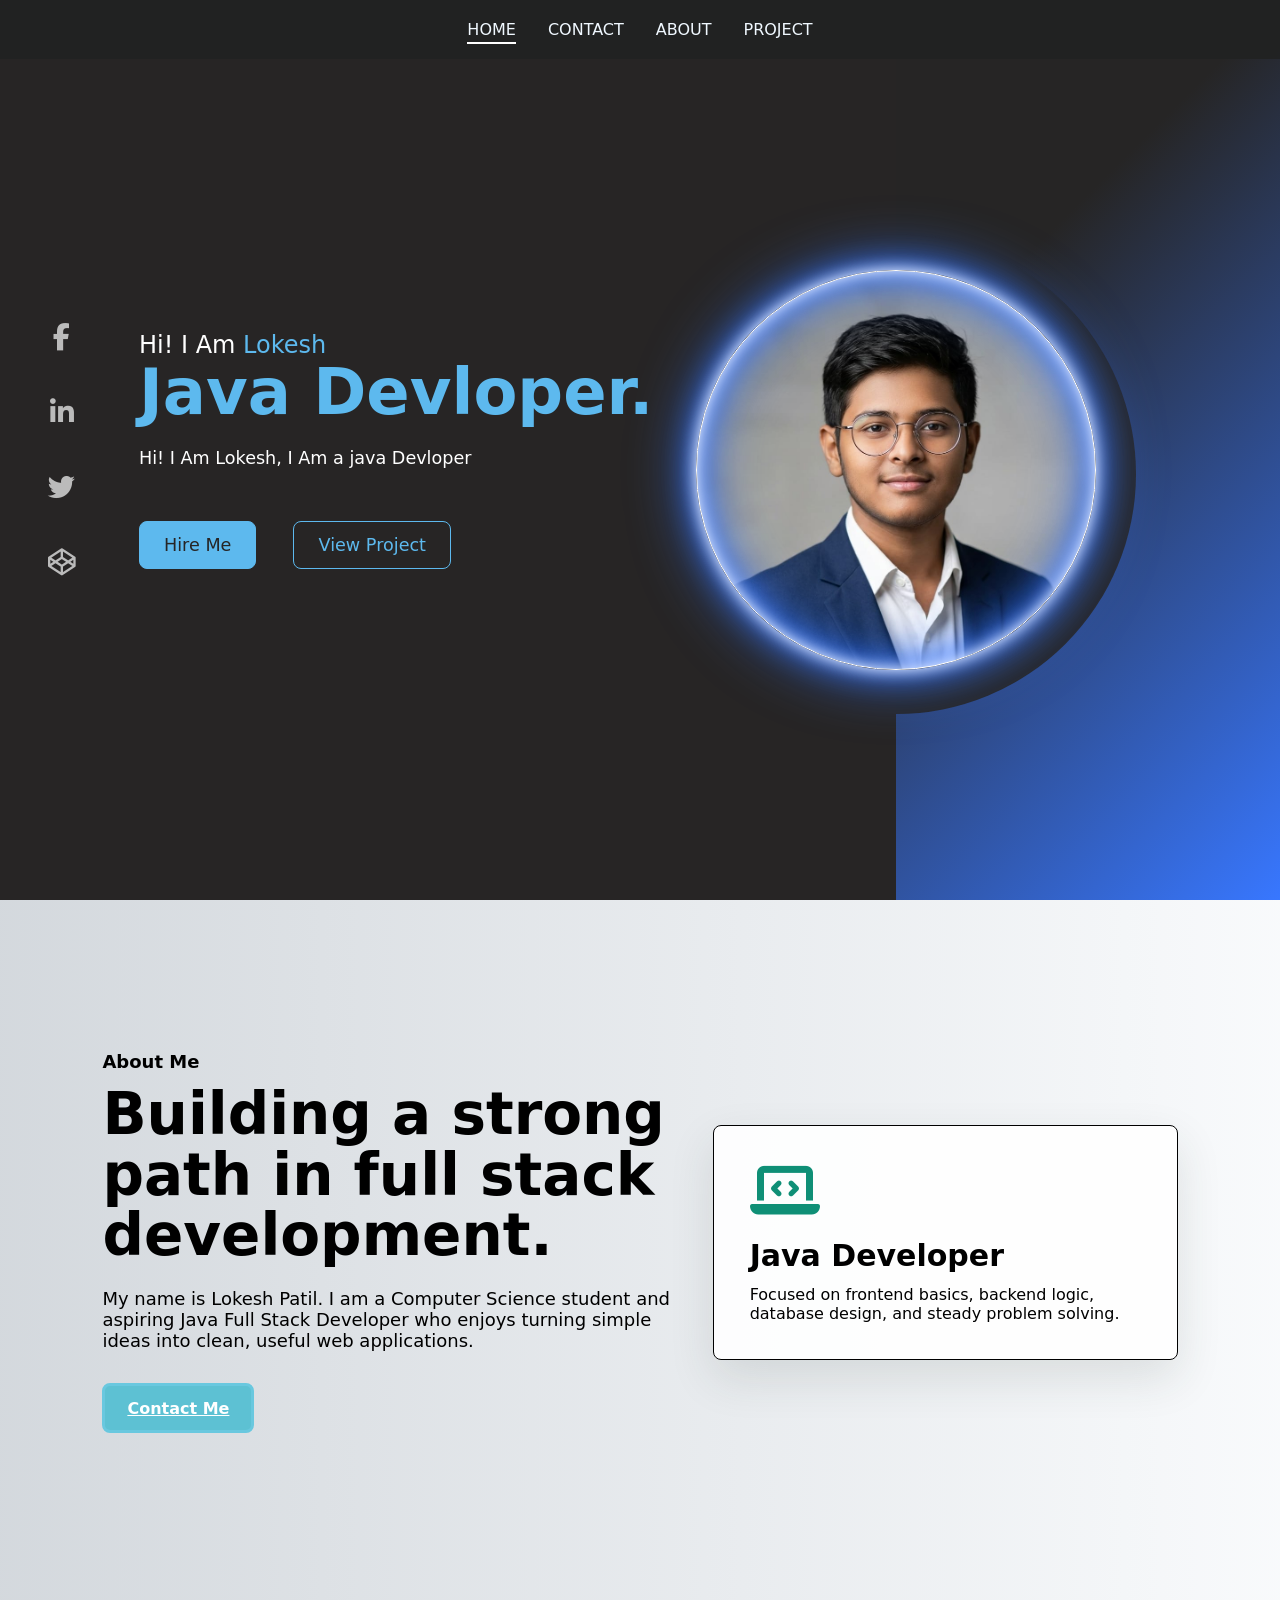
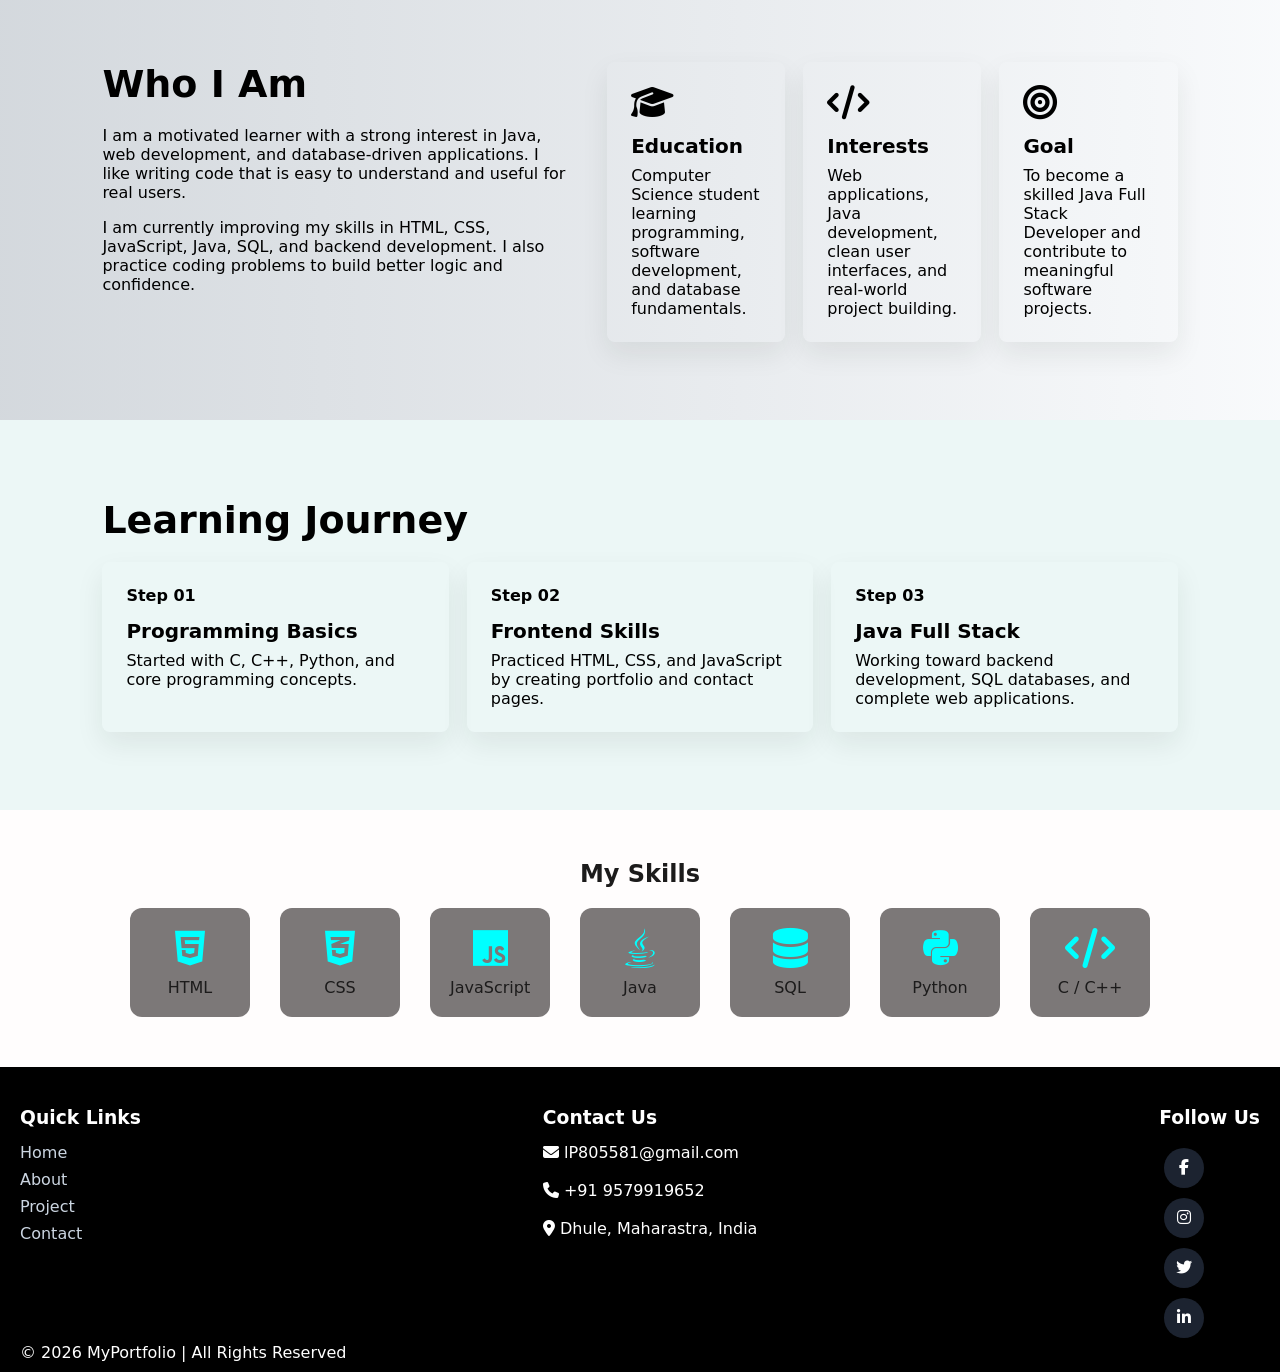
<file: index.html>
<!DOCTYPE html>
<html lang="en">
<head>
    <meta charset="UTF-8">
    <meta name="viewport" content="width=device-width, initial-scale=1.0">
    <title>Portfplio Profile </title>
    <link rel="stylesheet" href="style.css">
    <link rel="stylesheet" href="https://cdnjs.cloudflare.com/ajax/libs/font-awesome/6.5.0/css/all.min.css">
</head>
<body>
 <div class="index">
    <div class="portfolio-container">
     <ul class="navlist">
        <li><a href="#" class="active">HOME</a></li>
        <li><a href="contact.html">CONTACT</a></li>
        <li><a href="#about">ABOUT</a></li>
        <li><a href="#">PROJECT</a></li>
      </ul>  
      <div class="left-container">
           <div class="icons">  
               <!--fontawsesome icons-->
               <a href="https://www.facebook.com/profile.php?id=100072931765397"><i class="fa-brands fa-facebook-f"> </i></a>
               <a href="https://www.linkedin.com/in/lokesh-patil-b930b6382 "><i class="fa-brands fa-linkedin-in"></i></a>
               <i class="fa-brands fa-twitter"> </i>
               <i class="fa-brands fa-codepen"> </i>
           </div>
            <div class="content">
                <p class="intro">Hi! I Am <span>Lokesh </span></p>
                <h1>Java Devloper.</h1>
                <p class="detail">Hi! I Am Lokesh, I Am a java Devloper
                </p>
            
                <div class="btn">
                
                 <button class="one">Hire Me</button>
                 <button class="two">View Project </button>
                </div>
            </div>
        </div>
     
      <div class="right-container">

        <div class="desing">
            <div class="circle"></div>
            <div class="circle"></div>
        </div>
      </div>
      </div>
      <div class="bg">
       <section class="about-hero" id="about" >
      <div class="about-copy">
        <p class="eyebrow">About Me</p>
        <h1>Building a strong path in full stack development.</h1>
        <p>My name is Lokesh Patil. I am a Computer Science student and aspiring Java Full Stack Developer who enjoys turning simple ideas into clean, useful web applications.</p>
        <a class="button" href="contact.html">Contact Me</a>
      </div>

      <div class="profile-panel">
        <i class="fa-solid fa-laptop-code"></i>
        <h2>Java Developer</h2>
        <p>Focused on frontend basics, backend logic, database design, and steady problem solving.</p>
      </div>
    </section>

    <section class="about-details">
      <div class="detail-block">
        <h2>Who I Am</h2>
        <p>I am a motivated learner with a strong interest in Java, web development, and database-driven applications. I like writing code that is easy to understand and useful for real users.</p>
        <p>I am currently improving my skills in HTML, CSS, JavaScript, Java, SQL, and backend development. I also practice coding problems to build better logic and confidence.</p>
      </div>

      <div class="info-grid">
        <div class="info-card">
          <i class="fa-solid fa-graduation-cap"></i>
          <h3>Education</h3>
          <p>Computer Science student learning programming, software development, and database fundamentals.</p>
        </div>
        <div class="info-card">
          <i class="fa-solid fa-code"></i>
          <h3>Interests</h3>
          <p>Web applications, Java development, clean user interfaces, and real-world project building.</p>
        </div>
        <div class="info-card">
          <i class="fa-solid fa-bullseye"></i>
          <h3>Goal</h3>
          <p>To become a skilled Java Full Stack Developer and contribute to meaningful software projects.</p>
        </div>
      </div>
    </section>

    <section class="timeline-section">
      <h2>Learning Journey</h2>
      <div class="timeline">
        <div   class="timeline-item">
          <span>Step 01</span>
          <h3>Programming Basics</h3>
          <p>Started with C, C++, Python, and core programming concepts.</p>
        </div>
        <div class="timeline-item">
          <span>Step 02</span>
          <h3>Frontend Skills</h3>
          <p>Practiced HTML, CSS, and JavaScript by creating portfolio and contact pages.</p>
        </div>
        <div class="timeline-item">
          <span>Step 03</span>
          <h3>Java Full Stack</h3>
          <p>Working toward backend development, SQL databases, and complete web applications.</p>
        </div>
      </div>
    </section>
    </div>

    <div class="skills-section">
      <h2>My Skills</h2>

        <div class="skills-container">

             <div class="skill">
                 <i class="fa-brands fa-html5"></i>
                  <p>HTML</p>
             </div>

             <div class="skill">
                 <i class="fa-brands fa-css3-alt"></i>
               <p>CSS</p>
             </div>

            <div class="skill">
              <i class="fa-brands fa-js"></i>
             <p>JavaScript</p>
           </div>

             <div class="skill">
               <i class="fa-brands fa-java"></i>
               <p>Java</p>
             </div>

            <div class="skill">
               <i class="fa-solid fa-database"></i>
             <p>SQL</p>
             </div>

            <div class="skill">
             <i class="fa-brands fa-python"></i>
                <p>Python</p>
            </div>

            <div class="skill">
                <i class="fa-solid fa-code"></i>
              <p>C / C++</p>
            </div>
            

    </div>

  </div>
  </div>



 </div>
<footer class="footer">
  <div class="footer-container">

    <!-- Logo / About -->
    
    <!-- Quick Links -->
    <div class="footer-section">
      <h3>Quick Links</h3>
      <ul>
        <li><a href="index.html">Home</a></li>
        <li><a href="#about">About</a></li>
        <li><a href="#">Project</a></li>
        <li><a href="contact.html">Contact</a></li>
      </ul>
    </div>

    <!-- Contact -->
    <div class="footer-section">
      <h3>Contact Us</h3>
      <p><i class="fa fa-envelope"></i> lP805581@gmail.com</p><br>
      <p><i class="fa fa-phone"></i> +91 9579919652</p><br>
      <p><i class="fa fa-location-dot"></i> Dhule, Maharastra, India</p>
    </div>


    <!-- Social Media -->
    <div class="footer-section">
      <h3>Follow Us</h3>
      <div class="social-icons">
        <a href="https://www.facebook.com/profile.php?id=100072931765397"><i class="fab fa-facebook-f"></i></a><br>
        <a href="https://www.instagram.com/_alpha_lokeshh_/"><i class="fab fa-instagram"></i></a><br>
          <a href="#"><i class="fab fa-twitter"></i></a><br>
        <a href="https://www.linkedin.com/in/lokesh-patil-b930b6382 "><i class="fab fa-linkedin-in"></i></a>
      </div>
    </div>
    

  </div>

  <div class="footer-bottom">
    <p>© 2026 MyPortfolio | All Rights Reserved</p>
  </div>
</footer>
</body>
</html>
</file>
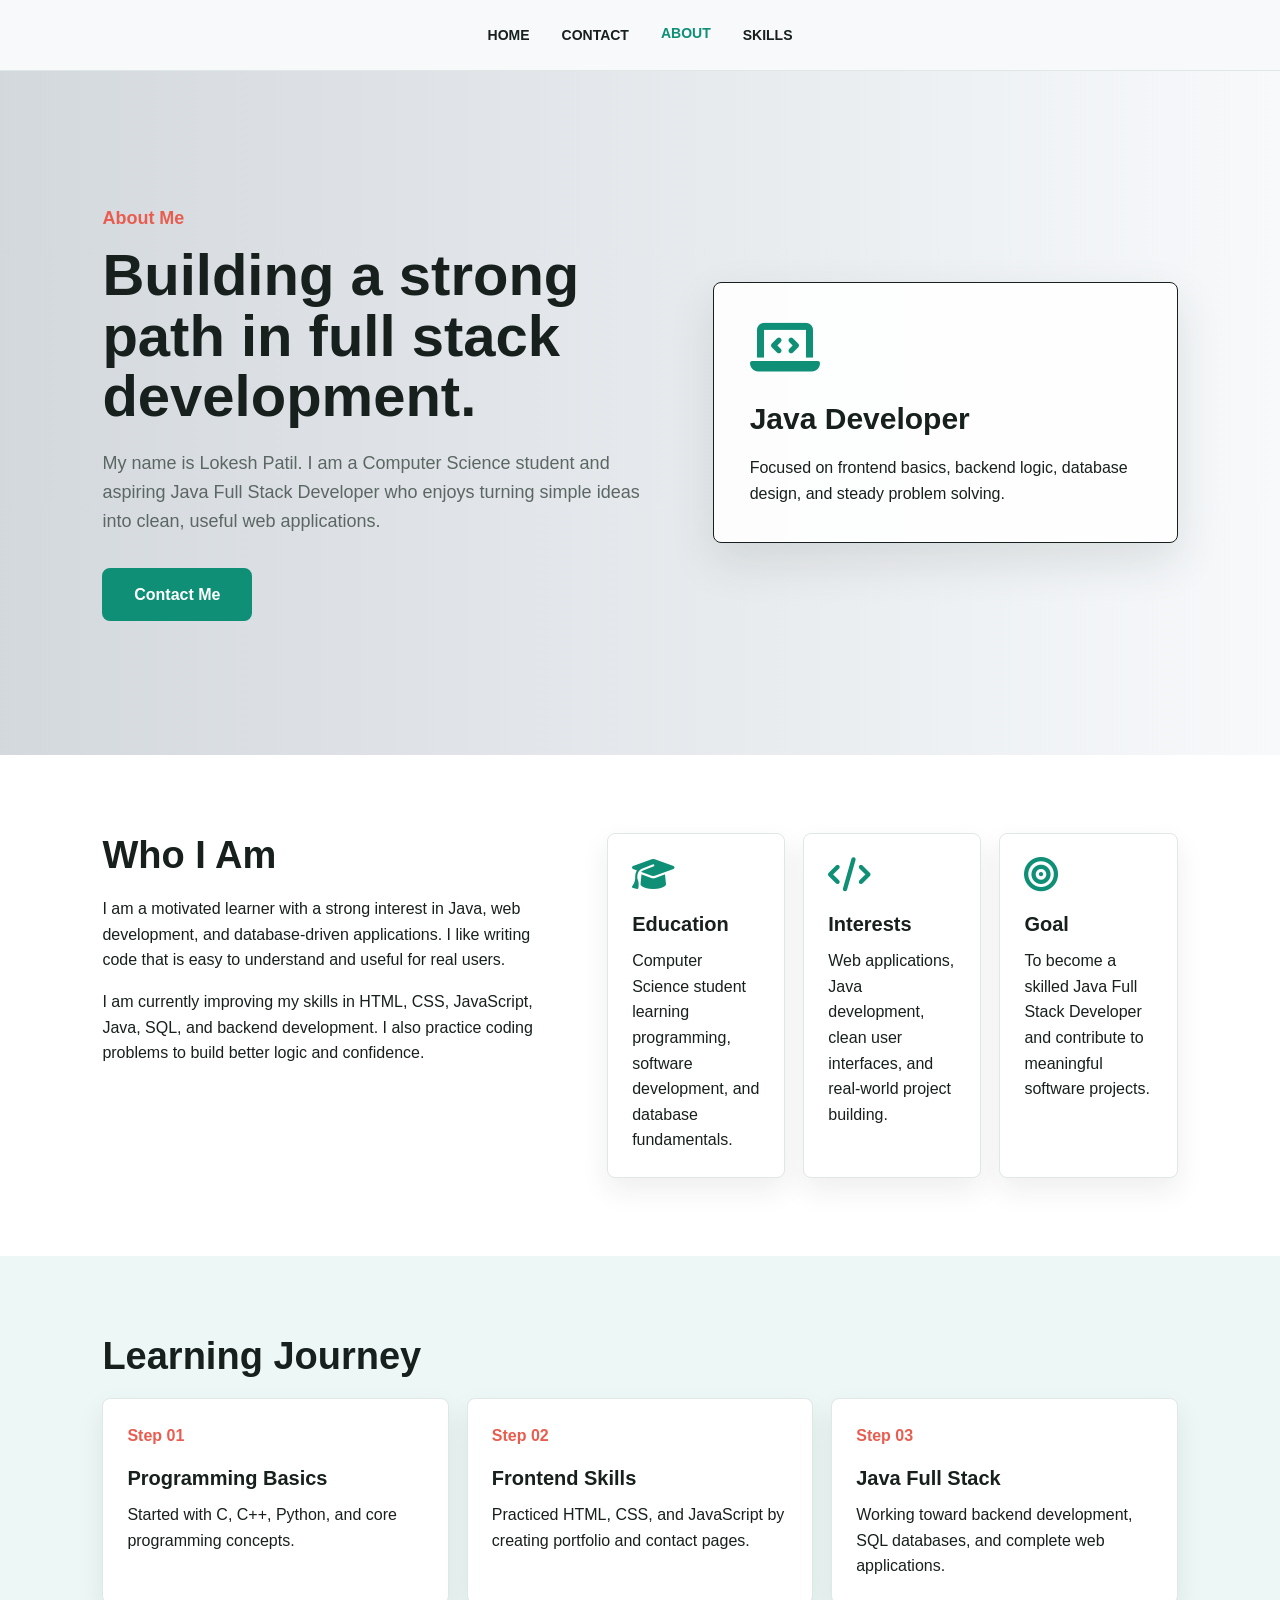
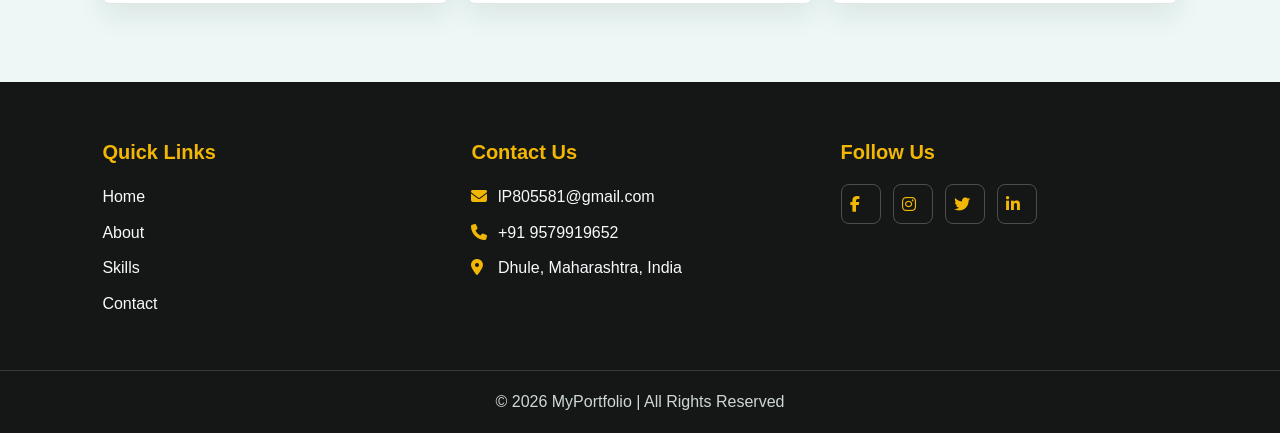
<file: about.html>
<!DOCTYPE html>
<html lang="en">
<head>
  <meta charset="UTF-8">
  <meta name="viewport" content="width=device-width, initial-scale=1.0">
  <title>About - Lokesh</title>
  <link rel="stylesheet" href="about.css">
  <link rel="stylesheet" href="https://cdnjs.cloudflare.com/ajax/libs/font-awesome/6.5.0/css/all.min.css">
</head>
<body>
  <ul class="navlist">
    <li><a href="index.html">Home</a></li>
    <li><a href="contact.html">Contact</a></li>
    <li><a href="about.html" class="active">About</a></li>
    <li><a href="index.html#skills">Skills</a></li>
  </ul>

  <main>
    <section class="about-hero">
      <div class="about-copy">
        <p class="eyebrow">About Me</p>
        <h1>Building a strong path in full stack development.</h1>
        <p>My name is Lokesh Patil. I am a Computer Science student and aspiring Java Full Stack Developer who enjoys turning simple ideas into clean, useful web applications.</p>
        <a class="button" href="contact.html">Contact Me</a>
      </div>

      <div class="profile-panel">
        <i class="fa-solid fa-laptop-code"></i>
        <h2>Java Developer</h2>
        <p>Focused on frontend basics, backend logic, database design, and steady problem solving.</p>
      </div>
    </section>

    <section class="about-details">
      <div class="detail-block">
        <h2>Who I Am</h2>
        <p>I am a motivated learner with a strong interest in Java, web development, and database-driven applications. I like writing code that is easy to understand and useful for real users.</p>
        <p>I am currently improving my skills in HTML, CSS, JavaScript, Java, SQL, and backend development. I also practice coding problems to build better logic and confidence.</p>
      </div>

      <div class="info-grid">
        <div class="info-card">
          <i class="fa-solid fa-graduation-cap"></i>
          <h3>Education</h3>
          <p>Computer Science student learning programming, software development, and database fundamentals.</p>
        </div>
        <div class="info-card">
          <i class="fa-solid fa-code"></i>
          <h3>Interests</h3>
          <p>Web applications, Java development, clean user interfaces, and real-world project building.</p>
        </div>
        <div class="info-card">
          <i class="fa-solid fa-bullseye"></i>
          <h3>Goal</h3>
          <p>To become a skilled Java Full Stack Developer and contribute to meaningful software projects.</p>
        </div>
      </div>
    </section>

    <section class="timeline-section">
      <h2>Learning Journey</h2>
      <div class="timeline">
        <div   class="timeline-item">
          <span>Step 01</span>
          <h3>Programming Basics</h3>
          <p>Started with C, C++, Python, and core programming concepts.</p>
        </div>
        <div class="timeline-item">
          <span>Step 02</span>
          <h3>Frontend Skills</h3>
          <p>Practiced HTML, CSS, and JavaScript by creating portfolio and contact pages.</p>
        </div>
        <div class="timeline-item">
          <span>Step 03</span>
          <h3>Java Full Stack</h3>
          <p>Working toward backend development, SQL databases, and complete web applications.</p>
        </div>
      </div>
    </section>
  </main>

  <footer class="footer">
    <div class="footer-container">
      <div class="footer-section">
        <h3>Quick Links</h3>
        <ul>
          <li><a href="index.html">Home</a></li>
          <li><a href="about.html">About</a></li>
          <li><a href="index.html#skills">Skills</a></li>
          <li><a href="contact.html">Contact</a></li>
        </ul>
      </div>

      <div class="footer-section">
        <h3>Contact Us</h3>
        <p><i class="fa fa-envelope"></i> lP805581@gmail.com</p>
        <p><i class="fa fa-phone"></i> +91 9579919652</p>
        <p><i class="fa fa-location-dot"></i> Dhule, Maharashtra, India</p>
      </div>

      <div class="footer-section">
        <h3>Follow Us</h3>
        <div class="social-icons">
          <a href="https://www.facebook.com/profile.php?id=100072931765397" aria-label="Facebook"><i class="fab fa-facebook-f"></i></a>
          <a href="https://www.instagram.com/_alpha_lokeshh_/" aria-label="Instagram"><i class="fab fa-instagram"></i></a>
          <a href="#" aria-label="Twitter"><i class="fab fa-twitter"></i></a>
          <a href="https://www.linkedin.com/in/lokesh-patil-b930b6382" aria-label="LinkedIn"><i class="fab fa-linkedin-in"></i></a>
        </div>
      </div>
    </div>

    <div class="footer-bottom">
      <p>&copy; 2026 MyPortfolio | All Rights Reserved</p>
    </div>
  </footer>
</body>
</html>
</file>
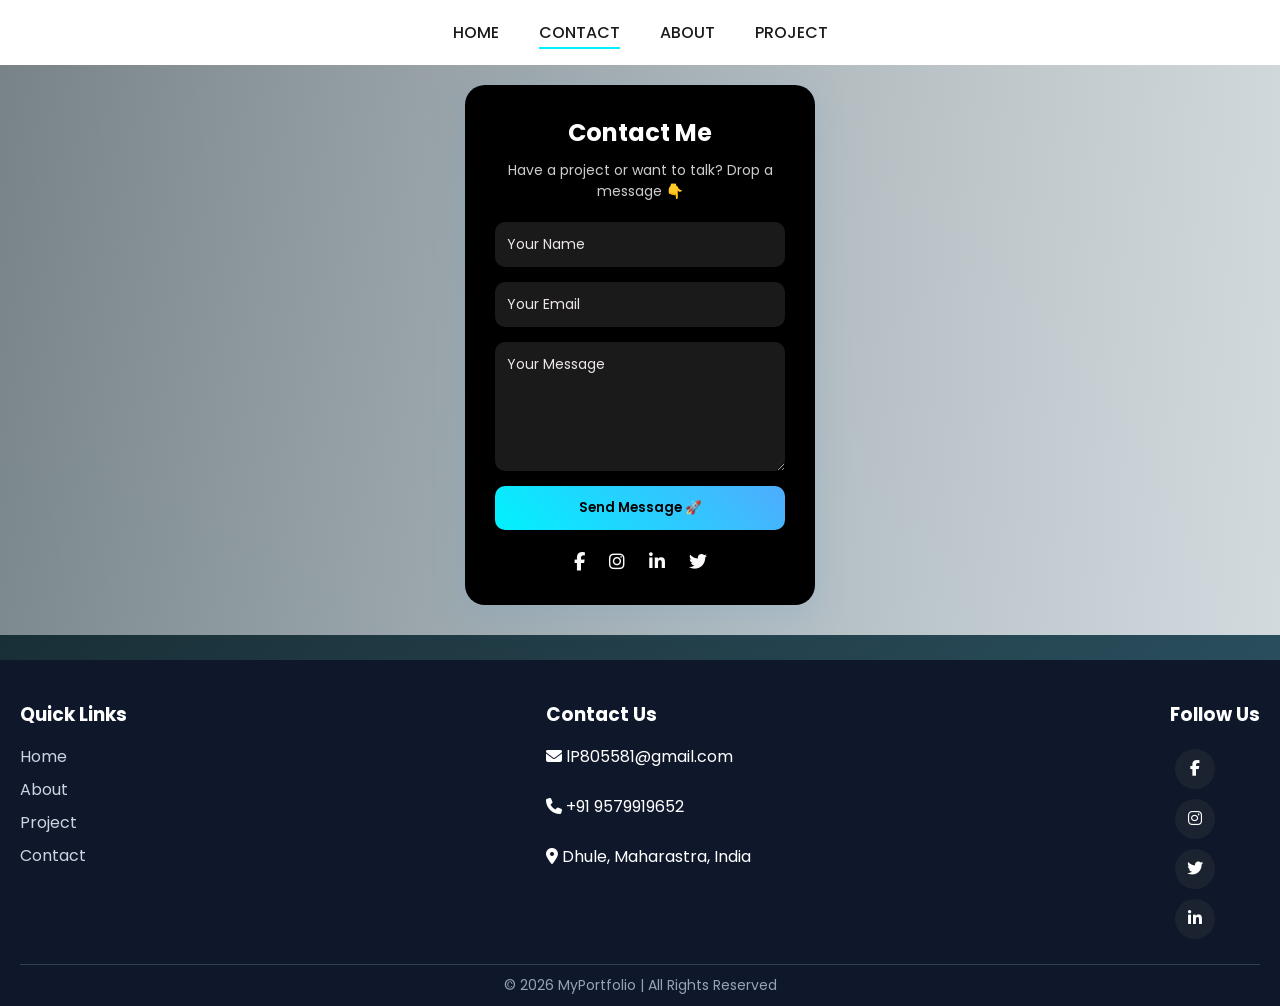
<file: contact.html>
<!DOCTYPE html>
<html lang="en">
<head>
  <meta charset="UTF-8">
  <meta name="viewport" content="width=device-width, initial-scale=1.0">
  <title>Contact - Lokesh</title>

  <link rel="stylesheet" href="contact.css">
  <link rel="stylesheet" href="https://cdnjs.cloudflare.com/ajax/libs/font-awesome/6.5.0/css/all.min.css">
</head>

<body>

<!-- 🔥 Navbar (same as portfolio) -->
<ul class="navlist">
    <li><a href="index.html">HOME</a></li>
    <li><a href="contact.html" class="active">CONTACT</a></li>
    <li><a href="index.html#about">ABOUT</a></li>
    <li><a href="index.html#skills">PROJECT</a></li>
</ul>

<!-- 🔥 Contact Section -->
<div class="contact-page">

    <div class="contact-box">

        <h2>Contact Me</h2>

        <p>Have a project or want to talk? Drop a message 👇</p>

        <form>

            <input type="text" placeholder="Your Name" required>

            <input type="email" placeholder="Your Email" required>

            <textarea placeholder="Your Message" rows="5" required></textarea>

            <button type="submit">Send Message 🚀</button>

        </form>

        <div class="contact-icons">
            <a href="https://www.facebook.com/profile.php?id=100072931765397 "><i class="fa-brands fa-facebook-f"></i></a>
            <a href="https://www.instagram.com/_alpha_lokeshh_/"><i class="fa-brands fa-instagram"></i></a>
            <a href="https://www.linkedin.com/in/lokesh-patil-b930b6382 "><i class="fa-brands fa-linkedin-in"></i></a>
            <i class="fa-brands fa-twitter"></i>
        </div>

    </div>

</div>
<br>

<footer class="footer">
  <div class="footer-container">

    <!-- Logo / About -->
    
    <!-- Quick Links -->
    <div class="footer-section">
      <h3>Quick Links</h3>
      <ul>
        <li><a href="#">Home</a></li>
        <li><a href="#">About</a></li>
        <li><a href="#">Project</a></li>
        <li><a href="#">Contact</a></li>
      </ul>
    </div>

    <!-- Contact -->
    <div class="footer-section">
      <h3>Contact Us</h3>
      <p><i class="fa fa-envelope"></i> lP805581@gmail.com</p><br>
      <p><i class="fa fa-phone"></i> +91 9579919652</p><br>
      <p><i class="fa fa-location-dot"></i> Dhule, Maharastra, India</p>
    </div>


    <!-- Social Media -->
    <div class="footer-section">
      <h3>Follow Us</h3>
      <div class="social-icons">
       <a href="https://www.facebook.com/profile.php?id=100072931765397"><i class="fab fa-facebook-f"></i></a><br>
        <a href="https://www.instagram.com/_alpha_lokeshh_/"><i class="fab fa-instagram"></i></a><br>
          <a href="#"><i class="fab fa-twitter"></i></a><br>
        <a href="https://www.linkedin.com/in/lokesh-patil-b930b6382 "><i class="fab fa-linkedin-in"></i></a>
      </div>
    </div>
    

  </div>

  <div class="footer-bottom">
    <p>© 2026 MyPortfolio | All Rights Reserved</p>
  </div>
</footer>
</body>
</html>
</file>
<file: style.css>
@import url('https://fonts.googleapis.com/css2?family=Poppins:wght@300;400;500;600&display=swap');

*{
    margin: 0;
    padding: 0;
    box-sizing: border-box;
     font-family: "Black Ops One", system-ui;
}
.portfolio-container{
   
    width: 100%;
    display: flex;
  
}

.navlist {
  position: fixed;

  display: flex;
  justify-content: center;
  gap: 32px;
  width: 100%;
  padding: 20px 20px;
  list-style: none;
  background: rgba(33, 34, 35, 0.94);
  border-bottom: 1px solid var(--line);
  backdrop-filter: blur(12px);
  
}
.navlist li{
    list-style: none;
}
.navlist li a{
   scroll-behavior:initial;
    text-decoration: none;
    text-transform: uppercase;
    font-size: 1rem;
    color: aliceblue;
    position: relative;    
}

.navlist a.active {
  
  transform: translateY(-2px);
}


.left-container,.right-container{
    height: 100vh  ;
    display: flex;
    align-items: center;
}
.left-container{
background-color: rgb(39, 37, 37);
width: 70%;
padding-left: 3rem;

}
.right-container{
    background: linear-gradient(-45deg,#3877ff,#262525 70%);
    width: 30%;
}

.icons .fa-brands{
 color: #bbb; 
 font-size: 1.7rem;
}
.icons{
    display: flex;
    flex-direction: column;
    justify-content: center;
    align-items: center;
    gap: 3rem;
}
.content{
    margin-left: 4rem;
}
.content .intro{
    font-size:1.5rem;
    color: white;
}
.content .intro span{
    font-size: 1.5rem;
   color: #5db9ee;
}
.content h1{
    font-size: 4rem;
    color: #5db9ee;
}
.content .detail{
    font-size: 1.1rem;
    color: white;
    max-width: 31rem;
    margin: 1.1rem 0 3rem 0;
    line-height: 1.8rem;
}
.btn button{
    border: .1rem solid #5db9ee;
    font-size: 1.1rem;
    padding: .8rem 1.5rem;
    border-radius: .5rem;
    transition: .5s ease;
    cursor: pointer;
}
.btn .one{
    background-color: #5db9ee;
    color: #262525;
}
.btn .two
{
    background: transparent ;
    color:#5db9ee;
    margin-left: 2rem;
}
.btn .one:hover{
    background:transparent;
    color:#5db9ee;
}
.btn .two:hover{
    background: #5db9ee;
    color:#262525;
}
.icon .fa.brands:hover{
    cursor: pointer;
    background: linear-gradient(#fff,#3877ff);
   
    -webkit-text-fill-color: transparent;
}
.desing .circle{
    aspect-ratio: 1;
    position: absolute;
    border-radius: 50%;
    top: 50%;
    left: 70%;
    transform: translate(-50%,-45%) ;

}
.circle:nth-child(1){
    background: linear-gradient(90deg,transparent 50%, #262525 50%);
    width: 30rem;
}
.circle:nth-child(2){
    background-image: url("lokesh.jpeg");
    background-size: 100%;
    background-repeat: no-repeat;
    width: 25rem; 
    border: .1rem solid #fff;
    box-shadow: 0 0 1rem #fff,
    inset 0 0 1rem #fff,
    0 0 2rem #3877ff,
    inset 0 0 2rem #3877ff,
    0 0 4rem #3877ff,
    inset 0 0 4rem #3877ff;
}
.navlist li a::after,.navlist .active::after{
    content: "";
    position: absolute;
    background: #fff;
    width: 100%;
    height: .1rem;
    left: 0;
    bottom: -5px;
    transform: scale(0);
    transition: transform .5s;
    transform-origin: bottom right;
}
.navlist li a:hover::after,.navlist .active::after{
    transform: scale(1);
    transform-origin: bottom left;

}
.about {
    display: flex;
    flex-direction: column;
    justify-content: center;
    align-items: center;
    padding-top: 50px;
    margin: 60px auto;
    width: 70%;
    padding: 10vh;

    background-color: #fcfbfb;
    color: rgb(5, 5, 5);

    border: 2px solid #03d0eb;
    border-radius: 12px;

    box-shadow: 0 0 20px rgba(0, 188, 212, 0.3);
}

.about h2 {
    font-size: 32px;
    margin-bottom: 20px;
    color: #00bcd4;
}

.about_details {
    text-align: center;
    max-width: 700px;
}

.about_details p {
    font-size: 18px;
    line-height: 1.7;
    color: #000000;
}

 body
{
    background-color: #ffffff;
}


.skills-section {
    text-align: center;
    padding: 50px;
    background: #fffdfd;
    color: rgb(28, 27, 27);
}

.skills-container {
    display: flex;
    flex-wrap: wrap;
    justify-content: center;
    gap: 30px;
    margin-top: 20px;
}

.skill {
    background: #7c7878;
    padding: 20px;
    border-radius: 12px;
    width: 120px;
    transition: 0.3s;
}

.skill i {
    font-size: 40px;
    margin-bottom: 10px;
    color: #00ffff;
}

.skill:hover {
    transform: scale(1.1);
    background: #00ffff;
    color: black;
}

.skill:hover i {
    color: black;
}
.footer {
  background: black;
  color: #fff;
  padding: 40px 20px 10px;
}

.footer-container {
  display: flex;
  justify-content: space-between;
  flex-wrap: wrap;
}


.footer-section h3 {
  margin-bottom: 15px;
}


.footer-section ul {
  list-style: none;
  padding: 0;
}

.footer-section ul li {
  margin: 8px 0;
}

.footer-section ul li a {
  color: #cbd5e1;
  text-decoration: none;
}

.footer-section ul li a:hover {
  color: #38bdf8;
}

.logo {
  font-size: 22px;
  font-weight: bold;
}

/* Social Icons */
.social-icons a {
  display: inline-block;
  margin: 5px;
  width: 40px;
  height: 40px;
  line-height: 40px;
  text-align: center;
  background: #1c2330;
  border-radius: 50%;
  color: #fff;
  transition: 0.3s;
}

.social-icons a:hover {
  background: #40bff5;
  transform: scale(1.1);
}


.about-hero {
  scroll-behavior: smooth;
  display: grid;
  grid-template-columns: minmax(0, 1.1fr) minmax(280px, 0.9fr);
  gap: 42px;
  align-items: center;
  min-height: 76vh;
  padding: 80px clamp(24px, 8vw, 120px);
  /* background:
    linear-gradient(90deg, rgba(210, 215, 220, 0.96), rgba(247, 249, 251, 0.82)),
    url("https://images.unsplash.com/photo-1516321318423-f06f85e504b3?auto=format&fit=crop&w=1400&q=80") center / cover no-repeat; */
}

.eyebrow {
  margin-bottom: 12px;
  color: var(--coral);
  font-size: 18px;
  font-weight: 700;
}

h1 {
  max-width: 760px;
  font-size: 58px;
  line-height: 1.05;
}

.about-copy > p:not(.eyebrow) {
  max-width: 700px;
  margin-top: 22px;
  color: var(--muted);
  font-size: 18px;
}

.button {

  border: solid;
  border-color: #69c8df;
  display: inline-flex;
  align-items: center;
  justify-content: center;
  min-width: 150px;
  min-height: 50px;
  margin-top: 32px;
  padding: 12px 22px;
  color: #ffffff;
  background: #5dc1d3;
  border-radius: 8px;
  font-weight: 700;
  transition: background 0.2s ease, border-color 0.2s ease, transform 0.2s ease;
}

.button:hover {
    background:#192529;
    color:#e9ebec;
}

.profile-panel {
  padding: 36px;
  background: rgba(255, 255, 255, 0.92);
  border: 1px solid ;
  border-radius: 8px;
  box-shadow: 0 18px 46px rgba(45, 54, 51, 0.12);
}

.profile-panel i {
  color: #0f8f76;
  font-size: 56px;
}

.profile-panel h2 {
  margin: 20px 0 12px;
  font-size: 30px;
}



.about-details,
.timeline-section {
  padding: 78px clamp(24px, 8vw, 120px);
}

.about-details {
  display: grid;
  grid-template-columns: minmax(0, 0.9fr) minmax(0, 1.1fr);
  gap: 38px;
  background:transparent;
}

.detail-block h2,
.timeline-section h2 {
  margin-bottom: 18px;
  font-size: 38px;
  line-height: 1.2;
}

.detail-block p + p {
  margin-top: 16px;
}

.info-grid {
  display: grid;
  grid-template-columns: repeat(3, minmax(0, 1fr));
  gap: 18px;
}

.info-card,
.timeline-item {
  padding: 24px;
  background: var(--panel);
  border: 1px solid var(--line);
  border-radius: 8px;
  box-shadow: 0 12px 28px rgba(23, 32, 29, 0.08);
}

.info-card i {
  color: var(--green);
  font-size: 34px;
}

.info-card h3,
.timeline-item h3 {
  margin: 14px 0 8px;
  font-size: 20px;
}

.timeline-section {
  background: #ecf7f6;
}

.timeline {
  display: grid;
  grid-template-columns: repeat(3, minmax(0, 1fr));
  gap: 18px;
}

.timeline-item span {
  color: var(--coral);
  font-weight: 700;
}
.bg
{
   background:
    linear-gradient(90deg, rgba(210, 215, 220, 0.96), rgba(247, 249, 251, 0.82)),
    url("https://images.unsplash.com/photo-1516321318423-f06f85e504b3?auto=format&fit=crop&w=1400&q=80") center / cover no-repeat;
}
</file>
<file: about.css>
:root {
  --ink: #17201d;
  --muted: #5b6762;
  --page: #f7f9fb;
  --panel: #ffffff;
  --line: #dfe8e5;
  --green: #0f8f76;
  --coral: #e85d4f;
  --gold: #f2b705;
  --footer: #141716;
}

* {
  box-sizing: border-box;
  margin: 0;
  padding: 0;
}

body {
  min-height: 100vh;
  color: var(--ink);
  background: var(--page);
  font-family: Arial, Helvetica, sans-serif;
  line-height: 1.6;
}

a {
  color: inherit;
  text-decoration: none;
}

.navlist {
  position: sticky;
  top: 0;
  z-index: 10;
  display: flex;
  justify-content: center;
  gap: 32px;
  width: 100%;
  padding: 22px 24px;
  list-style: none;
  background: rgba(247, 249, 251, 0.94);
  border-bottom: 1px solid var(--line);
  backdrop-filter: blur(12px);
}

.navlist a {
  display: inline-block;
  color: var(--ink);
  font-size: 14px;
  font-weight: 700;
  text-transform: uppercase;
  letter-spacing: 0;
  transition: color 0.2s ease, transform 0.2s ease;
}

.navlist a:hover,
.navlist a.active {
  color: var(--green);
  transform: translateY(-2px);
}

.about-hero {
  display: grid;
  grid-template-columns: minmax(0, 1.1fr) minmax(280px, 0.9fr);
  gap: 42px;
  align-items: center;
  min-height: 76vh;
  padding: 80px clamp(24px, 8vw, 120px);
  background:
    linear-gradient(90deg, rgba(210, 215, 220, 0.96), rgba(247, 249, 251, 0.82)),
    url("https://images.unsplash.com/photo-1516321318423-f06f85e504b3?auto=format&fit=crop&w=1400&q=80") center / cover no-repeat;
}

.eyebrow {
  margin-bottom: 12px;
  color: var(--coral);
  font-size: 18px;
  font-weight: 700;
}

h1 {
  max-width: 760px;
  font-size: 58px;
  line-height: 1.05;
}

.about-copy > p:not(.eyebrow) {
  max-width: 700px;
  margin-top: 22px;
  color: var(--muted);
  font-size: 18px;
}

.button {
  display: inline-flex;
  align-items: center;
  justify-content: center;
  min-width: 150px;
  min-height: 50px;
  margin-top: 32px;
  padding: 12px 22px;
  color: #ffffff;
  background: var(--green);
  border: 2px solid var(--green);
  border-radius: 8px;
  font-weight: 700;
  transition: background 0.2s ease, border-color 0.2s ease, transform 0.2s ease;
}

.button:hover {
  background: var(--coral);
  border-color: var(--coral);
  transform: translateY(-3px);
}

.profile-panel {
  padding: 36px;
  background: rgba(255, 255, 255, 0.92);
  border: 1px solid ;
  border-radius: 8px;
  box-shadow: 0 18px 46px rgba(45, 54, 51, 0.12);
}

.profile-panel i {
  color: #0f8f76;
  font-size: 56px;
}

.profile-panel h2 {
  margin: 20px 0 12px;
  font-size: 30px;
}



.about-details,
.timeline-section {
  padding: 78px clamp(24px, 8vw, 120px);
}

.about-details {
  display: grid;
  grid-template-columns: minmax(0, 0.9fr) minmax(0, 1.1fr);
  gap: 38px;
  background: #ffffff;
}

.detail-block h2,
.timeline-section h2 {
  margin-bottom: 18px;
  font-size: 38px;
  line-height: 1.2;
}

.detail-block p + p {
  margin-top: 16px;
}

.info-grid {
  display: grid;
  grid-template-columns: repeat(3, minmax(0, 1fr));
  gap: 18px;
}

.info-card,
.timeline-item {
  padding: 24px;
  background: var(--panel);
  border: 1px solid var(--line);
  border-radius: 8px;
  box-shadow: 0 12px 28px rgba(23, 32, 29, 0.08);
}

.info-card i {
  color: var(--green);
  font-size: 34px;
}

.info-card h3,
.timeline-item h3 {
  margin: 14px 0 8px;
  font-size: 20px;
}

.timeline-section {
  background: #ecf7f6;
}

.timeline {
  display: grid;
  grid-template-columns: repeat(3, minmax(0, 1fr));
  gap: 18px;
}

.timeline-item span {
  color: var(--coral);
  font-weight: 700;
}

.footer {
  color: #f7f9fb;
  background: var(--footer);
}

.footer-container {
  display: grid;
  grid-template-columns: repeat(3, minmax(0, 1fr));
  gap: 32px;
  padding: 54px clamp(24px, 8vw, 120px);
}

.footer-section h3 {
  margin-bottom: 16px;
  color: var(--gold);
  font-size: 20px;
}

.footer-section ul {
  display: grid;
  gap: 10px;
  list-style: none;
}

.footer-section p {
  margin-bottom: 10px;
}

.footer-section i {
  width: 22px;
  color: var(--gold);
}

.footer-section a {
  color: #f7f9fb;
  transition: color 0.2s ease;
}

.footer-section a:hover {
  color: var(--gold);
}

.social-icons {
  display: flex;
  flex-wrap: wrap;
  gap: 12px;
}

.social-icons a {
  display: grid;
  place-items: center;
  width: 40px;
  height: 40px;
  border: 1px solid rgba(247, 249, 251, 0.24);
  border-radius: 8px;
}

.footer-bottom {
  padding: 18px 24px;
  text-align: center;
  color: #cfd8d5;
  border-top: 1px solid rgba(247, 249, 251, 0.16);
}
</file>
<file: contact.css>
@import url('https://fonts.googleapis.com/css2?family=Poppins:wght@300;400;500;600&display=swap');

* {
    margin: 0;
    padding: 0;
    box-sizing: border-box;
    font-family: 'Poppins', sans-serif;
}

body {
    height: 100vh;
    background: linear-gradient(135deg, #0f2027, #203a43, #2c5364);
    display: flex;
    flex-direction: column;
}

.navlist {
    display: flex;
    justify-content: center;
    gap: 40px;
    list-style: none;
    padding: 20px;
    background: rgba(255, 252, 252, 0.05);
    backdrop-filter: blur(10px);
    background-color: white;
}

.navlist a {
    text-decoration: none;
    color: #1c1b1b;
    font-weight: 500;
    position: relative;
    transition: 0.3s;
}

.navlist a::after {
    content: "";
    position: absolute;
    width: 0%;
    height: 2px;
    background: #00f2fe;
    left: 0;
    bottom: -5px;
    transition: 0.3s;
}

.navlist a:hover::after,
.navlist .active::after {
    width: 100%;
}


.contact-page {
    flex: 1;
    display: flex;
    justify-content: center;
    align-items: center;
    background:
    linear-gradient(90deg, rgba(243, 245, 247, 0.46), rgba(247, 249, 251, 0.82)),
    url("https://images.unsplash.com/photo-1516321318423-f06f85e504b3?auto=format&fit=crop&w=1400&q=80") center / cover no-repeat;
}

.contact-box {
    width: 350px;
    padding: 30px;
    border-radius: 20px;
    background: rgba(255,255,255,0.08);
    backdrop-filter: blur(15px);
    box-shadow: 0 8px 32px rgba(116, 163, 202, 0.3);
    text-align: center;
    color: white;
    animation: fadeIn 1s ease;
    background-color: #000;
    margin-top: 20px;
    margin-bottom: 30px;
}

.contact-box h2 {
    margin-bottom: 10px;
}

.contact-box p {
    font-size: 14px;
    margin-bottom: 20px;
    color: #ccc;
}

form {
    display: flex;
    flex-direction: column;
    gap: 15px;
}

input, textarea {
    padding: 12px;
    border: none;
    outline: none;
    border-radius: 10px;
    background: rgba(255,255,255,0.1);
    color: white;
    font-size: 14px;
}

input::placeholder,
textarea::placeholder {
    color: #ece6e6;
}

button {
    padding: 12px;
    border: none;
    border-radius: 10px;
    background: linear-gradient(45deg, #00f2fe, #4facfe);
    color: #000;
    font-weight: 600;
    cursor: pointer;
    transition: 0.3s;
}

button:hover {
    transform: scale(1.05);
    box-shadow: 0 0 15px #00f2fe;
}

.contact-icons {
    margin-top: 20px;
}

.contact-icons i {
    margin: 0 10px;
    font-size: 18px;
    cursor: pointer;
    transition: 0.3s;
    color: #fcfafa;

}

.contact-icons i:hover {
    color: #00f2fe;
    transform: scale(1.2);
}

@keyframes fadeIn {
    from {
        opacity: 0;
        transform: translateY(20px);
    }
    to {
        opacity: 1;
        transform: translateY(0);
    }
}
.footer {
  background: #0f172a;
  color: #fff;
  padding: 40px 20px 10px;
}

.footer-container {
  display: flex;
  justify-content: space-between;
  flex-wrap: wrap;
}


.footer-section h3 {
  margin-bottom: 15px;
}


.footer-section ul {
  list-style: none;
  padding: 0;
}

.footer-section ul li {
  margin: 8px 0;
}

.footer-section ul li a {
  color: #cbd5e1;
  text-decoration: none;
}

.footer-section ul li a:hover {
  color: #38bdf8;
}

.logo {
  font-size: 22px;
  font-weight: bold;
}
.social-icons a {
  display: inline-block;
  margin: 5px;
  width: 40px;
  height: 40px;
  line-height: 40px;
  text-align: center;
  background: #1c2330;
  border-radius: 50%;
  color: #fff;
  transition: 0.3s;
}

.social-icons a:hover {
  background: #40bff5;
  transform: scale(1.1);
}
.footer-bottom {
  text-align: center;
  border-top: 1px solid #334155;
  margin-top: 20px;
  padding-top: 10px;
  font-size: 14px;
  color: #94a3b8;
}
</file>
